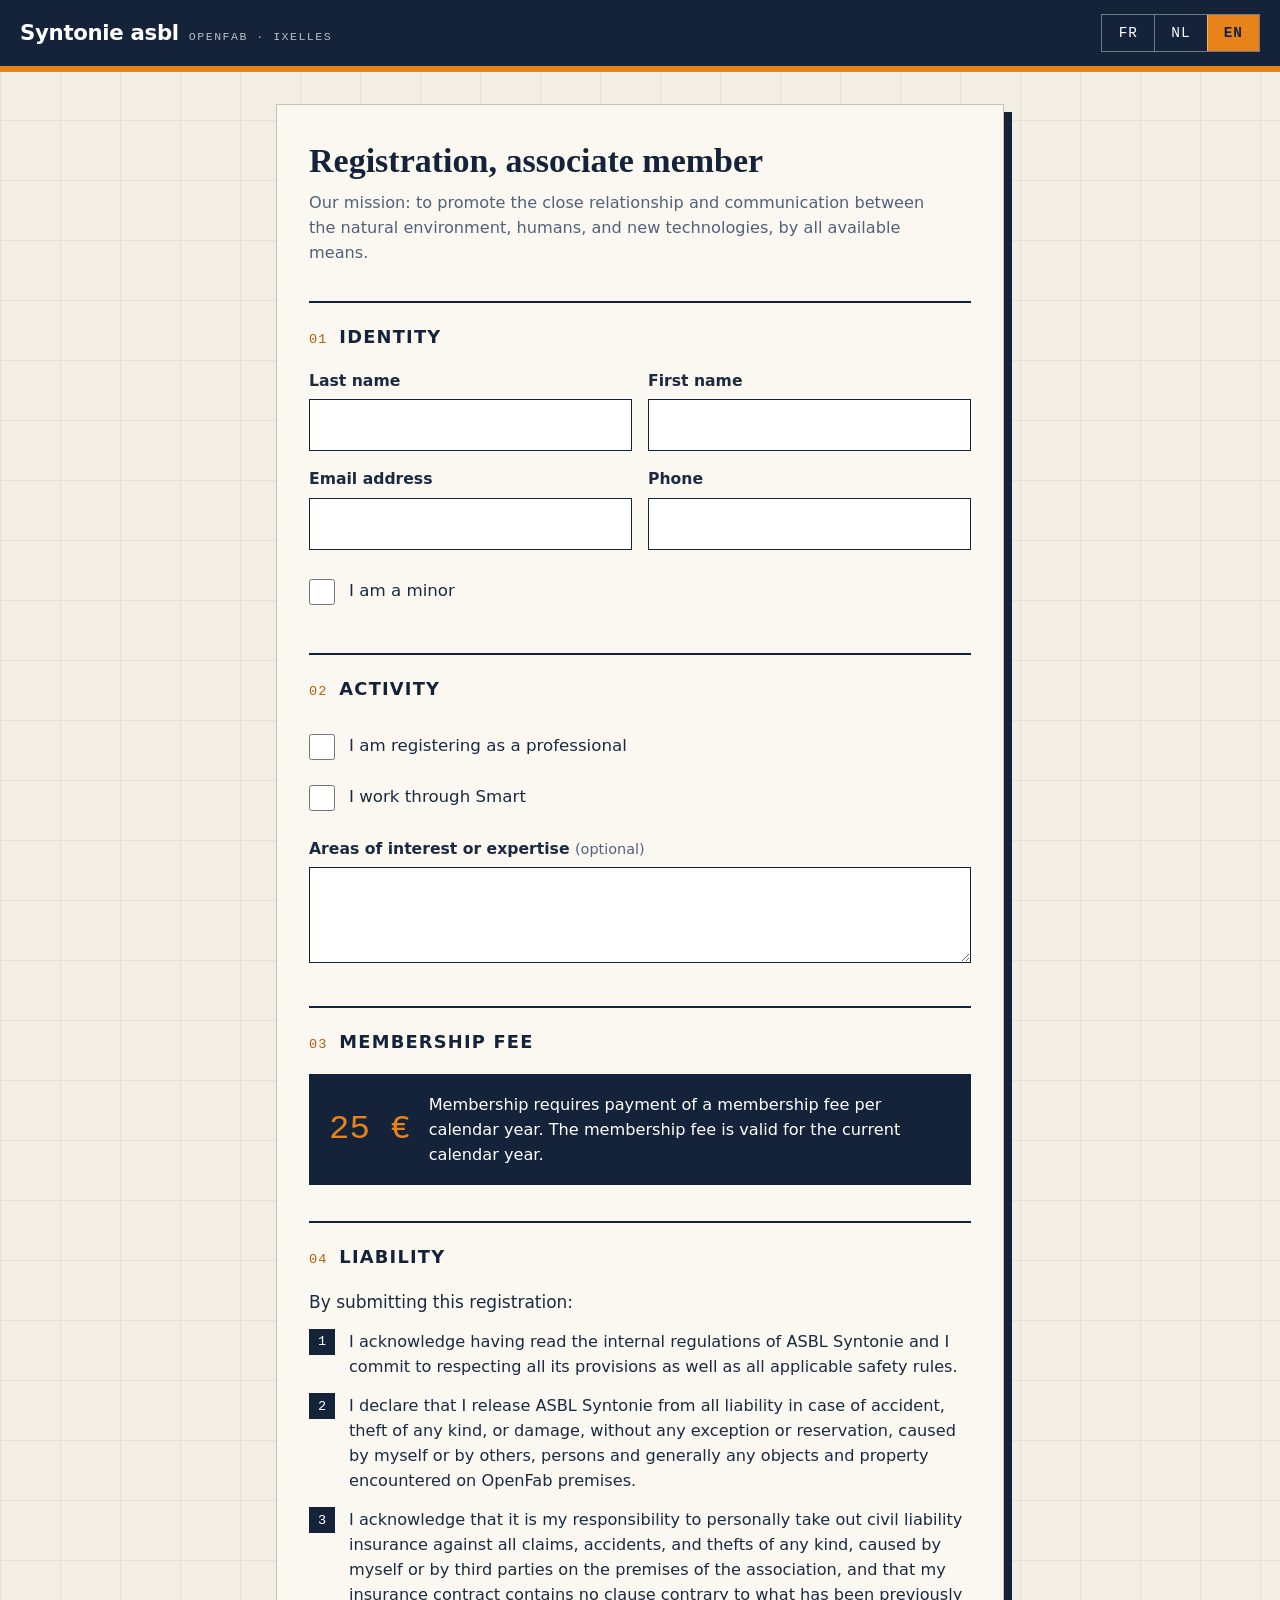
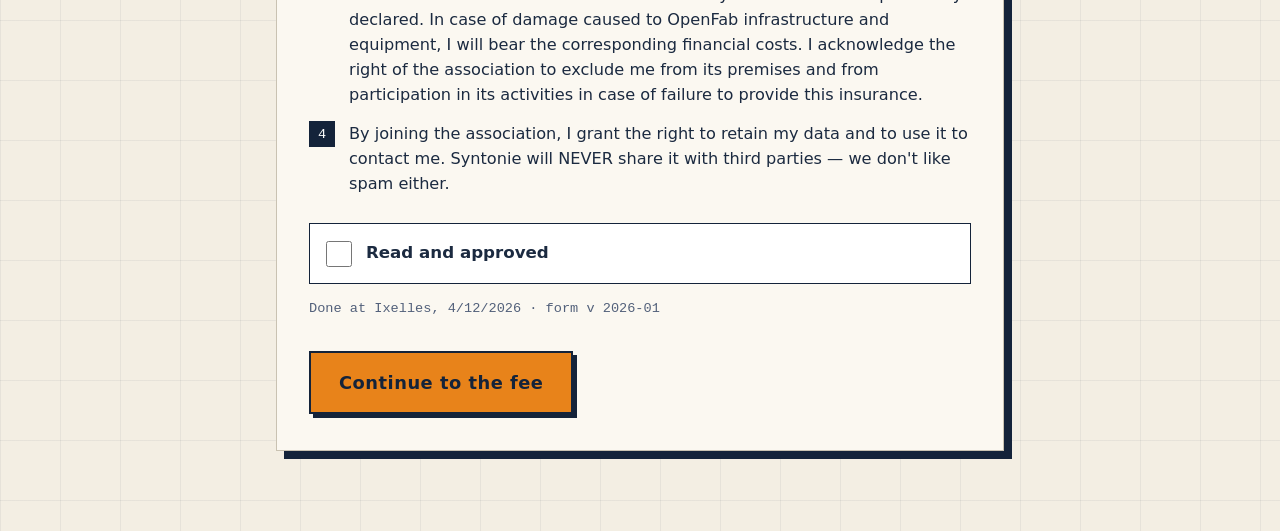
<file: services/inscription/www/index.html>
<!DOCTYPE html>
<html lang="fr">
<head>
<meta charset="UTF-8">
<meta name="viewport" content="width=device-width, initial-scale=1.0">
<meta name="robots" content="noindex">
<title>Inscription membre — Syntonie asbl</title>
<style>
*,*::before,*::after{box-sizing:border-box;margin:0;padding:0;}
:root{
  --u:60px;
  --paper:#F3EEE3;
  --sheet:#FBF8F1;
  --navy:#14233A;
  --ink:#1B2A40;
  --mid:#52607A;
  --line:#C9C2B2;
  --grid:rgba(20,35,58,0.06);
  --orange:#E8831A;
  --orange-dk:#B55F0A;
  --ok:#2F6B3A;
  --err:#A8321F;
  --f-body:'Atkinson Hyperlegible',system-ui,sans-serif;
  --f-display:'Spectral',Georgia,serif;
  --f-mono:'Syne Mono',ui-monospace,monospace;
}
html{font-size:17px;}
body{
  font-family:var(--f-body);color:var(--ink);line-height:1.55;min-height:100vh;
  background-color:var(--paper);
  background-image:linear-gradient(var(--grid) 1px,transparent 1px),linear-gradient(90deg,var(--grid) 1px,transparent 1px);
  background-size:var(--u) var(--u);
}
.top{background:var(--navy);color:#fff;display:flex;justify-content:space-between;align-items:center;gap:16px;padding:14px 20px;border-bottom:6px solid var(--orange);}
.brand{display:flex;align-items:baseline;gap:10px;}
.brand b{font-size:1.25rem;letter-spacing:-0.3px;}
.brand span{font-family:var(--f-mono);font-size:0.68rem;letter-spacing:1.5px;opacity:0.7;}
.langs{display:flex;border:1px solid rgba(255,255,255,0.4);}
.langs button{font-family:var(--f-mono);font-size:0.85rem;letter-spacing:1px;background:transparent;color:#fff;border:0;padding:10px 16px;min-width:52px;cursor:pointer;}
.langs button+button{border-left:1px solid rgba(255,255,255,0.4);}
.langs button[aria-pressed="true"]{background:var(--orange);color:var(--navy);font-weight:700;}
.demo{display:none;background:var(--orange);color:var(--navy);font-family:var(--f-mono);font-size:0.8rem;letter-spacing:1px;text-align:center;padding:8px 12px;}
.wrap{max-width:760px;margin:0 auto;padding:32px 16px 80px;}
.sheet{background:var(--sheet);border:1px solid var(--line);box-shadow:8px 8px 0 var(--navy);padding:36px 32px;}
h1{font-family:var(--f-display);font-size:2rem;line-height:1.15;color:var(--navy);margin-bottom:10px;}
.mission{color:var(--mid);font-size:0.95rem;max-width:60ch;margin-bottom:8px;}
.sec{margin-top:36px;padding-top:20px;border-top:2px solid var(--navy);}
.sec-h{display:flex;align-items:baseline;gap:12px;margin-bottom:18px;}
.sec-n{font-family:var(--f-mono);font-size:0.8rem;color:var(--orange-dk);letter-spacing:1px;}
h2{font-size:1.05rem;letter-spacing:1.2px;text-transform:uppercase;color:var(--navy);}
.row{display:grid;grid-template-columns:1fr 1fr;gap:16px;}
.f{margin-bottom:16px;}
label.l{display:block;font-weight:700;font-size:0.92rem;margin-bottom:6px;}
.opt{font-weight:400;color:var(--mid);font-size:0.85rem;}
input[type=text],input[type=email],input[type=tel],textarea{
  width:100%;font:inherit;color:var(--ink);background:#fff;border:1.5px solid var(--navy);border-radius:0;padding:12px 14px;min-height:50px;
}
textarea{min-height:96px;resize:vertical;}
input:focus-visible,textarea:focus-visible,button:focus-visible,a:focus-visible{outline:3px solid var(--orange);outline-offset:2px;}
input[aria-invalid="true"],textarea[aria-invalid="true"]{border-color:var(--err);background:#FFF6F3;}
.msg{display:none;color:var(--err);font-size:0.85rem;margin-top:5px;}
.msg.on{display:block;}
.check{display:flex;gap:14px;align-items:flex-start;padding:12px 0;cursor:pointer;}
.check input{flex:none;width:26px;height:26px;margin-top:1px;accent-color:var(--navy);cursor:pointer;}
.check span{font-size:0.98rem;}
.sub{display:none;border-left:4px solid var(--orange);padding:4px 0 0 16px;margin:4px 0 12px 12px;}
.sub.on{display:block;}
.fee{background:var(--navy);color:#fff;padding:18px 20px;display:flex;gap:18px;align-items:center;margin-bottom:8px;}
.fee-n{font-family:var(--f-mono);font-size:2rem;color:var(--orange);white-space:nowrap;}
.fee p{font-size:0.95rem;}
ol.terms{list-style:none;counter-reset:t;margin-bottom:12px;}
ol.terms li{counter-increment:t;position:relative;padding:0 0 14px 40px;font-size:0.95rem;max-width:68ch;}
ol.terms li::before{content:counter(t);position:absolute;left:0;top:0;width:26px;height:26px;background:var(--navy);color:#fff;font-family:var(--f-mono);font-size:0.8rem;display:flex;align-items:center;justify-content:center;}
.rules{display:none;margin-bottom:14px;font-size:0.95rem;}
.rules a{color:var(--orange-dk);font-weight:700;}
.agree{background:#fff;border:1.5px solid var(--navy);padding:4px 16px;margin-top:10px;}
.agree .check span{font-weight:700;}
.meta{font-family:var(--f-mono);font-size:0.8rem;color:var(--mid);margin-top:14px;}
.btn{font:inherit;font-weight:700;font-size:1.05rem;letter-spacing:0.5px;background:var(--orange);color:var(--navy);border:2px solid var(--navy);padding:16px 28px;min-height:58px;cursor:pointer;box-shadow:4px 4px 0 var(--navy);text-decoration:none;display:inline-block;}
.btn:active{transform:translate(2px,2px);box-shadow:2px 2px 0 var(--navy);}
.btn[disabled]{opacity:0.55;cursor:wait;}
.btn.ghost{background:transparent;box-shadow:none;font-weight:400;font-size:0.95rem;}
.actions{margin-top:32px;display:flex;flex-wrap:wrap;gap:16px;align-items:center;}
.formerr{display:none;color:var(--err);font-weight:700;margin-top:18px;}
.formerr.on{display:block;}
.hp{position:absolute;left:-9999px;width:1px;height:1px;overflow:hidden;}
#done,#pay{display:none;}
#code-f{display:none;}
.num{font-family:var(--f-mono);font-size:3.4rem;line-height:1;color:var(--navy);margin:8px 0 4px;}
.num-l{font-family:var(--f-mono);font-size:0.8rem;letter-spacing:1.5px;color:var(--mid);text-transform:uppercase;}
.step{border:1.5px solid var(--navy);background:#fff;padding:20px;margin-top:24px;}
.step h3{font-size:1.05rem;margin-bottom:8px;color:var(--navy);}
.step p{margin-bottom:12px;max-width:60ch;}
.alt{font-size:0.9rem;color:var(--mid);border-top:1px dashed var(--line);padding-top:12px;margin-top:16px;}
.alt code{font-family:var(--f-mono);color:var(--ink);background:var(--paper);padding:2px 6px;}
.qr{width:220px;max-width:100%;background:#fff;border:1.5px solid var(--navy);padding:6px;margin:4px 0 14px;}
.qr svg{display:block;width:100%;height:auto;}
.show{background:var(--paper);border-left:4px solid var(--orange);padding:12px 16px;margin-top:24px;font-weight:700;}
.show.paid{border-left-color:var(--ok);}
/* Citizen Pay : le QR de la commande et son état, comme sur le terminal */
#cp,.other-h{display:none;}
.cp-on #cp,.cp-on .other-h{display:block;}
.cp-on .sepa{display:none;}
#cp{border-width:2px;box-shadow:4px 4px 0 var(--navy);}
#cp .qr{width:240px;transition:opacity .3s;}
#cp.expired .qr{opacity:0.2;filter:grayscale(1);}
.steps{list-style:none;display:grid;grid-template-columns:repeat(4,1fr);gap:6px;margin:6px 0 10px;}
.steps li{font-family:var(--f-mono);font-size:0.72rem;line-height:1.3;letter-spacing:0.5px;color:var(--mid);border-top:5px solid var(--line);padding-top:6px;}
.steps li.past{border-top-color:var(--navy);color:var(--ink);}
.steps li.on{border-top-color:var(--orange);color:var(--navy);font-weight:700;}
.steps li.on.paid{border-top-color:var(--ok);color:var(--ok);}
.cp-now{font-weight:700;color:var(--navy);margin-bottom:14px;}
.cp-now::before{content:"";display:inline-block;width:10px;height:10px;background:var(--orange);margin-right:10px;vertical-align:1px;animation:blink 1.4s steps(2,start) infinite;}
.cp-now.paid::before{background:var(--ok);animation:none;}
.cp-now.stop::before{background:var(--mid);animation:none;}
@keyframes blink{to{visibility:hidden;}}
#cp .opt{margin-top:8px;max-width:60ch;}
#cp-again,#cp-retry{display:none;}
#cp.expired #cp-again{display:inline-block;}
#cp.expired #cp-open,#cp.expired .cp-open-hint,#cp.paid #cp-open,#cp.paid .cp-open-hint{display:none;}
.other-h{font-family:var(--f-mono);font-size:0.8rem;letter-spacing:1.5px;text-transform:uppercase;color:var(--mid);margin-top:32px;}
.cp-on #classic .step{border:1px dashed var(--line);background:transparent;margin-top:10px;padding:14px 16px;}
.cp-on #classic .alt{border-top:0;margin-top:0;padding-top:0;}
.cp-on #classic .actions{margin-top:16px;gap:12px;}
.cp-on [data-pay]{background:transparent;box-shadow:none;font-weight:400;font-size:0.92rem;padding:10px 16px;min-height:48px;}
.sr{position:absolute;width:1px;height:1px;overflow:hidden;clip:rect(0 0 0 0);white-space:nowrap;}
@media (max-width:600px){
  .row{grid-template-columns:1fr;gap:0;}
  .sheet{padding:24px 18px;box-shadow:5px 5px 0 var(--navy);}
  h1{font-size:1.6rem;}
  .brand span{display:none;}
  .fee{flex-direction:column;align-items:flex-start;gap:6px;}
  .num{font-size:2.6rem;}
}
@media (max-width:420px){
  .steps{grid-template-columns:1fr 1fr;row-gap:10px;}
}
@media (prefers-reduced-motion:reduce){.btn:active{transform:none;}.cp-now::before{animation:none;}#cp .qr{transition:none;}}
</style>
</head>
<body>

<header class="top">
  <div class="brand"><b>Syntonie asbl</b><span>OPENFAB · IXELLES</span></div>
  <div class="langs" role="group" aria-label="Langue / Taal / Language">
    <button type="button" data-lang="fr" aria-pressed="true">FR</button>
    <button type="button" data-lang="nl" aria-pressed="false">NL</button>
    <button type="button" data-lang="en" aria-pressed="false">EN</button>
  </div>
</header>
<div class="demo" id="demo" data-i18n="demo"></div>

<div class="wrap">

  <!-- ============ FORMULAIRE ============ -->
  <form class="sheet" id="form" novalidate>
    <h1 data-i18n="title"></h1>
    <p class="mission" data-i18n="mission"></p>

    <section class="sec">
      <div class="sec-h"><span class="sec-n">01</span><h2 data-i18n="s1"></h2></div>
      <div class="f" id="code-f">
        <label class="l" for="code" data-i18n="code"></label>
        <input type="text" id="code" name="code" autocomplete="off" autocapitalize="off" maxlength="40" style="max-width:16rem">
        <p class="msg" data-i18n="err_code"></p>
        <p class="opt" data-i18n="code_hint"></p>
      </div>
      <div class="row">
        <div class="f">
          <label class="l" for="last_name" data-i18n="last_name"></label>
          <input type="text" id="last_name" name="last_name" autocomplete="family-name" required maxlength="100">
          <p class="msg" data-i18n="required"></p>
        </div>
        <div class="f">
          <label class="l" for="first_name" data-i18n="first_name"></label>
          <input type="text" id="first_name" name="first_name" autocomplete="given-name" required maxlength="100">
          <p class="msg" data-i18n="required"></p>
        </div>
      </div>
      <div class="row">
        <div class="f">
          <label class="l" for="email" data-i18n="email"></label>
          <input type="email" id="email" name="email" autocomplete="email" inputmode="email" autocapitalize="off" required maxlength="200">
          <p class="msg" data-i18n="bad_email"></p>
        </div>
        <div class="f">
          <label class="l" for="phone" data-i18n="phone"></label>
          <input type="tel" id="phone" name="phone" autocomplete="tel" required maxlength="40">
          <p class="msg" data-i18n="required"></p>
        </div>
      </div>
      <label class="check"><input type="checkbox" id="is_minor" name="is_minor" data-toggle="sub-minor"><span data-i18n="is_minor"></span></label>
      <div class="sub" id="sub-minor">
        <div class="f">
          <label class="l" for="guardian_name" data-i18n="guardian_name"></label>
          <input type="text" id="guardian_name" name="guardian_name" maxlength="200">
          <p class="msg" data-i18n="required"></p>
        </div>
      </div>
    </section>

    <section class="sec">
      <div class="sec-h"><span class="sec-n">02</span><h2 data-i18n="s2"></h2></div>
      <label class="check"><input type="checkbox" id="is_pro" data-toggle="sub-pro"><span data-i18n="is_pro"></span></label>
      <div class="sub" id="sub-pro">
        <div class="row">
          <div class="f">
            <label class="l" for="pro_name" data-i18n="pro_name"></label>
            <input type="text" id="pro_name" name="pro_name" autocomplete="organization" maxlength="200">
          </div>
          <div class="f">
            <label class="l" for="vat" data-i18n="vat"></label>
            <input type="text" id="vat" name="vat" placeholder="BE 0123.456.789" maxlength="40">
          </div>
        </div>
      </div>
      <label class="check"><input type="checkbox" id="is_smart" data-toggle="sub-smart"><span data-i18n="is_smart"></span></label>
      <div class="sub" id="sub-smart">
        <div class="f">
          <label class="l" for="smart" data-i18n="smart"></label>
          <input type="text" id="smart" name="smart" maxlength="200">
        </div>
      </div>
      <div class="f" style="margin-top:14px">
        <label class="l" for="interests"><span data-i18n="interests"></span> <span class="opt" data-i18n="optional"></span></label>
        <textarea id="interests" name="interests" maxlength="1000"></textarea>
      </div>
    </section>

    <section class="sec">
      <div class="sec-h"><span class="sec-n">03</span><h2 data-i18n="s3"></h2></div>
      <div class="fee">
        <div class="fee-n"><span class="fee-amount"></span> €</div>
        <p data-i18n="fee"></p>
      </div>
    </section>

    <section class="sec">
      <div class="sec-h"><span class="sec-n">04</span><h2 data-i18n="s4"></h2></div>
      <p style="margin-bottom:14px" data-i18n="terms_intro"></p>
      <ol class="terms">
        <li data-i18n="t1"></li>
        <li data-i18n="t2"></li>
        <li data-i18n="t3"></li>
        <li data-i18n="t4"></li>
      </ol>
      <p class="rules" id="rules"><a id="rules-link" target="_blank" rel="noopener" data-i18n="rules"></a></p>
      <div class="agree">
        <label class="check"><input type="checkbox" id="accepted" name="accepted" required><span data-i18n="accept"></span></label>
        <p class="msg" id="accepted-msg" data-i18n="must_accept"></p>
        <div id="guardian-agree" style="display:none">
          <label class="check"><input type="checkbox" id="guardian_accepted" name="guardian_accepted"><span data-i18n="accept_guardian"></span></label>
          <p class="msg" id="guardian-msg" data-i18n="must_accept"></p>
        </div>
      </div>
      <p class="meta"><span data-i18n="done_at"></span> <span id="today"></span> · <span data-i18n="version"></span> <span class="terms-version"></span></p>
    </section>

    <div class="hp" aria-hidden="true"><label>Website <input type="text" name="website" tabindex="-1" autocomplete="off"></label></div>

    <p class="formerr" id="formerr" role="alert"></p>
    <div class="actions">
      <button class="btn" type="submit" id="submit" data-i18n="submit"></button>
    </div>
  </form>

  <!-- ============ PAIEMENT (avant l'envoi) ============ -->
  <div class="sheet" id="pay" tabindex="-1">
    <h1><span data-i18n="pay_title"></span> — <span class="fee-amount"></span> €</h1>
    <p id="pay-intro" data-i18n="pay_intro"></p>

    <!-- Citizen Pay : QR de la commande, puis la fiche part seule une fois payé -->
    <div class="step" id="cp">
      <p data-i18n="cp_qr"></p>
      <div class="qr" id="cp-qr" role="img" aria-label="QR Citizen Pay"></div>
      <ol class="steps" id="cp-steps" aria-hidden="true">
        <li data-st="waiting" data-i18n="st_waiting"></li>
        <li data-st="scanned" data-i18n="st_scanned"></li>
        <li data-st="confirming" data-i18n="st_confirming"></li>
        <li data-st="paid" data-i18n="st_paid"></li>
      </ol>
      <p class="cp-now" id="cp-now" aria-live="polite"></p>
      <p class="formerr" id="cp-err" role="alert"></p>
      <div class="actions" style="margin-top:0">
        <a class="btn ghost" id="cp-open" target="_blank" rel="noopener" data-i18n="cp_open"></a>
        <button class="btn" type="button" id="cp-again" data-i18n="cp_again"></button>
        <button class="btn" type="button" id="cp-retry" data-i18n="cp_retry"></button>
      </div>
      <p class="opt cp-open-hint" data-i18n="cp_open_hint"></p>
    </div>

    <div id="classic">
      <h3 class="other-h" data-i18n="other_title"></h3>
      <div class="step">
        <p class="sepa" data-i18n="pay_qr"></p>
        <div class="qr sepa" id="qr" role="img" aria-label="QR SEPA"></div>
        <p class="alt"><span id="pay-alt" data-i18n="pay_alt"></span> <code class="iban"></code><br><span data-i18n="pay_comm"></span> <code id="ok-comm"></code></p>
      </div>

      <p class="formerr" id="payerr" role="alert"></p>
      <div class="actions">
        <button class="btn" type="button" data-pay="transfer" data-i18n="paid_transfer"></button>
        <button class="btn" type="button" data-pay="desk" data-i18n="paid_desk"></button>
      </div>
    </div>
    <div class="actions" style="margin-top:16px">
      <button class="btn ghost" type="button" id="back" data-i18n="back"></button>
    </div>
  </div>

  <!-- ============ CONFIRMATION ============ -->
  <div class="sheet" id="done" tabindex="-1">
    <h1 data-i18n="ok_title"></h1>
    <p><span id="ok-name"></span></p>
    <p style="margin-top:10px" data-i18n="no_note"></p>
    <p class="show" id="show"></p>
    <div class="actions">
      <button class="btn ghost" type="button" id="again" data-i18n="again"></button>
    </div>
  </div>

</div>

<script src="qrcode.js"></script>
<script>
/* ------------------------------------------------------------------
   CONFIGURATION
   RULES_URL     : lien vers le règlement intérieur. Vide = pas de lien.
   TERMS_VERSION : version des clauses, envoyée avec chaque fiche. À changer
                   si les clauses changent.
   PAYEE         : titulaire du compte, tel que la banque le connaît (les
                   banques comparent ce nom à l'IBAN).
   TEST_MODE     : rempli par le service (variable TEST_MODE).
   CITIZENPAY    : rempli par le service (variable CITIZENPAY_PLACE). Sans
                   lui, virement et accueil seulement.
   ------------------------------------------------------------------ */
const CONFIG = {
  CHECK_URL: "api/verifier",
  API_URL: "api/inscriptions",
  PAY_URL: "api/paiements",
  PAY_POLL: 2000,             // état de la commande toutes les 2 s
  PAY_EXPIRY: 14 * 60 * 1000, // Citizen Pay annule une commande impayée après ~15 min
  RULES_URL: "",
  TERMS_VERSION: "2026-01",
  FEE: 25,
  IBAN: "BE81 7360 7399 7324",
  PAYEE: "Syntonie ASBL",
  PLACE: "Ixelles",
  TEST_MODE: "__TEST_MODE__" === "1",
  NEED_CODE: "__NEED_CODE__" === "1",
  CITIZENPAY: "__CITIZENPAY__" === "1"
};

const I18N = {
  fr: {
    demo: "MODE TEST : les fiches envoyées ici ne comptent pas",
    title: "Inscription, membre adhérent",
    mission: "Notre mission : promouvoir la relation étroite et la communication qui existent entre l'environnement naturel, l'humain et les nouvelles technologies par tous les moyens disponibles.",
    s1: "Identité", s2: "Activité", s3: "Cotisation", s4: "Responsabilisation",
    last_name: "Nom", first_name: "Prénom", email: "Adresse e-mail", phone: "Téléphone",
    is_minor: "Je suis mineur·e",
    guardian_name: "Nom et prénom de la personne responsable",
    is_pro: "Je m'inscris à titre professionnel",
    pro_name: "Dénomination", vat: "Numéro de TVA",
    is_smart: "Je passe par Smart",
    smart: "Nom et numéro de l'activité",
    interests: "Domaines de prédilection ou centres d'intérêt",
    optional: "(facultatif)",
    fee: "L'inscription comme membre implique le paiement d'une cotisation par année civile. La cotisation est valable pour l'année civile en cours.",
    terms_intro: "Par la présente inscription :",
    t1: "Je reconnais avoir pris connaissance du règlement intérieur relatif à l'ASBL Syntonie et je m'engage à en respecter toutes les prescriptions ainsi que toutes les règles de sécurité y afférant.",
    t2: "Je déclare dégager l'ASBL Syntonie de toute responsabilité en cas d'accident, de vol de quelque nature que ce soit ou de dommages sans aucune exception ni réserve, causés par moi-même ou par autrui, personnes et généralement tout objet et biens quelconques rencontrés dans l'enceinte des locaux de l'OpenFab.",
    t3: "Je suis informé(e) qu'il m'appartient de souscrire personnellement une assurance responsabilité civile contre tous les sinistres, accidents, vols, de quelque nature que ce soit, causés par moi-même ou à des tiers dans les locaux de l'association et que mon contrat d'assurance ne mentionne aucune clause contraire à ce que précédemment déclaré. En cas de dégradations provoquées aux infrastructures et équipements de l'OpenFab, j'en assumerai les frais financiers correspondants. Je reconnais à l'association le droit de m'exclure de l'enceinte de ses locaux et de la participation à ses activités en cas de non production de cette assurance.",
    t4: "En m'inscrivant à l'association, je donne le droit de conserver mes données et de les utiliser pour me contacter. Syntonie ne les transmettra JAMAIS à des tiers, nous non plus on n'aime pas les spams.",
    rules: "Lire le règlement intérieur",
    accept: "Lu et approuvé",
    accept_guardian: "Lu et approuvé par la personne responsable",
    done_at: "Fait à", version: "fiche v",
    submit: "Continuer vers la cotisation", sending: "Un instant…",
    required: "Ce champ est nécessaire.",
    bad_email: "Vérifiez l'adresse e-mail.",
    must_accept: "Cochez la case pour valider l'inscription.",
    err_fields: "Il reste des champs à compléter ci-dessus.",
    err_net: "L'envoi n'a pas abouti. Vérifiez la connexion et réessayez, ou demandez à un·e bénévole.",
    ok_title: "Fiche envoyée",
    welcome: "Bienvenue,",
    no_note: "Votre numéro de membre vous sera communiqué par l'équipe.",
    pay_title: "La cotisation",
    pay_qr: "Scannez ce code avec votre application bancaire. Le montant et la communication sont déjà remplis.",
    pay_alt: "Autre possibilité, par virement sur le compte",
    pay_comm: "Communication :",
    show: "Montrez cet écran à un·e bénévole : l'inscription est complète quand le paiement est confirmé.",
    code: "Code d'accueil", code_hint: "Demandez-le à un·e bénévole, sur place.",
    err_code: "Ce code d'accueil n'est pas le bon. Demandez-le à un·e bénévole.",
    pay_intro: "Votre fiche n'est pas encore envoyée. Elle part à l'équipe quand vous confirmez votre paiement ci-dessous. Virement ou carte uniquement, pas de cash : la trace bancaire sert de preuve.",
    paid_transfer: "J'ai fait le virement", paid_desk: "J'ai payé par carte à l'accueil",
    back: "Modifier ma fiche",
    again: "Nouvelle inscription",
    cp_intro: "Votre fiche n'est pas encore envoyée. Elle part toute seule à l'équipe dès que votre paiement est reçu.",
    cp_qr: "Scannez ce code avec l'appareil photo de votre téléphone : la page de paiement Citizen Pay s'ouvre.",
    st_waiting: "En attente du scan", st_scanned: "Scanné, choix du paiement", st_confirming: "Confirmation en cours", st_paid: "Payé",
    now_waiting: "En attente du scan du code.",
    now_scanned: "Code scanné. Choisissez comment payer sur votre téléphone.",
    now_confirming: "Paiement en cours de confirmation…",
    now_paid: "Paiement reçu.",
    now_expired: "Ce code a expiré, aucun paiement n'a été reçu.",
    cp_open: "Payer sur cet ordinateur",
    cp_open_hint: "La page de paiement s'ouvre dans un nouvel onglet. Revenez ensuite sur cet onglet : il se met à jour tout seul.",
    cp_again: "Nouveau code",
    cp_retry: "Réessayer l'envoi",
    err_sent_paid: "Votre paiement est bien reçu, mais la fiche n'est pas partie. Réessayez l'envoi : ne payez pas une deuxième fois.",
    other_title: "Autre possibilité",
    pay_iban: "Par virement sur le compte",
    show_paid: "Paiement confirmé (Citizen Pay, commande n° {n}). Votre inscription est complète."
  },
  nl: {
    demo: "TESTMODUS: formulieren die hier verzonden worden tellen niet mee",
    title: "Inschrijving, toegetreden lid",
    mission: "Onze missie: de nauwe band en de communicatie tussen de natuurlijke omgeving, de mens en nieuwe technologieën bevorderen, met alle beschikbare middelen.",
    s1: "Identiteit", s2: "Activiteit", s3: "Lidgeld", s4: "Verantwoordelijkheid",
    last_name: "Naam", first_name: "Voornaam", email: "E-mailadres", phone: "Telefoon",
    is_minor: "Ik ben minderjarig",
    guardian_name: "Naam en voornaam van de verantwoordelijke persoon",
    is_pro: "Ik schrijf me in als professional",
    pro_name: "Benaming", vat: "Btw-nummer",
    is_smart: "Ik werk via Smart",
    smart: "Naam en nummer van de activiteit",
    interests: "Favoriete domeinen of interesses",
    optional: "(facultatief)",
    fee: "Inschrijving als lid houdt de betaling in van een lidgeld per kalenderjaar. Het lidgeld is geldig voor het lopende kalenderjaar.",
    terms_intro: "Door deze inschrijving:",
    t1: "Ik erken kennis te hebben genomen van het huishoudelijk reglement van de vzw Syntonie en verbind mij ertoe alle bepalingen ervan na te leven, evenals alle bijbehorende veiligheidsregels.",
    t2: "Ik verklaar de vzw Syntonie te ontslaan van elke aansprakelijkheid bij ongeval, diefstal van welke aard ook of schade, zonder enige uitzondering of voorbehoud, veroorzaakt door mijzelf of door anderen, aan personen en in het algemeen aan alle voorwerpen en goederen die zich in de lokalen van OpenFab bevinden.",
    t3: "Ik ben ervan op de hoogte dat het aan mij is om persoonlijk een verzekering burgerlijke aansprakelijkheid af te sluiten tegen alle schadegevallen, ongevallen en diefstallen van welke aard ook, veroorzaakt door mijzelf of aan derden in de lokalen van de vereniging, en dat mijn verzekeringscontract geen enkele clausule bevat die strijdig is met wat hierboven is verklaard. Bij beschadiging van de infrastructuur en de uitrusting van OpenFab draag ik de overeenkomstige financiële kosten. Ik erken het recht van de vereniging om mij uit te sluiten van haar lokalen en van deelname aan haar activiteiten indien ik deze verzekering niet kan voorleggen.",
    t4: "Door mij in te schrijven bij de vereniging geef ik het recht om mijn gegevens te bewaren en te gebruiken om contact met mij op te nemen. Syntonie zal ze NOOIT aan derden doorgeven; ook wij houden niet van spam.",
    rules: "Het huishoudelijk reglement lezen",
    accept: "Gelezen en goedgekeurd",
    accept_guardian: "Gelezen en goedgekeurd door de verantwoordelijke persoon",
    done_at: "Opgemaakt te", version: "formulier v",
    submit: "Verder naar het lidgeld", sending: "Even geduld…",
    required: "Dit veld is nodig.",
    bad_email: "Controleer het e-mailadres.",
    must_accept: "Vink het vakje aan om de inschrijving te bevestigen.",
    err_fields: "Er moeten hierboven nog velden worden ingevuld.",
    err_net: "Het verzenden is niet gelukt. Controleer de verbinding en probeer opnieuw, of vraag het aan een vrijwilliger.",
    ok_title: "Formulier verzonden",
    welcome: "Welkom,",
    no_note: "Het team bezorgt je je lidnummer.",
    pay_title: "Het lidgeld",
    pay_qr: "Scan deze code met je bankapp. Het bedrag en de mededeling zijn al ingevuld.",
    pay_alt: "Of via overschrijving op rekening",
    pay_comm: "Mededeling:",
    show: "Toon dit scherm aan een vrijwilliger: de inschrijving is rond zodra de betaling bevestigd is.",
    code: "Onthaalcode", code_hint: "Vraag hem ter plaatse aan een vrijwilliger.",
    err_code: "Deze onthaalcode klopt niet. Vraag hem aan een vrijwilliger.",
    pay_intro: "Je formulier is nog niet verzonden. Het vertrekt naar het team zodra je hieronder je betaling bevestigt. Alleen overschrijving of kaart, geen cash: het bankspoor geldt als bewijs.",
    paid_transfer: "Ik heb overgeschreven", paid_desk: "Ik heb met de kaart aan het onthaal betaald",
    back: "Mijn formulier aanpassen",
    again: "Nieuwe inschrijving",
    cp_intro: "Je formulier is nog niet verzonden. Het vertrekt vanzelf naar het team zodra je betaling ontvangen is.",
    cp_qr: "Scan deze code met de camera van je telefoon: de betaalpagina van Citizen Pay gaat open.",
    st_waiting: "Wachten op scan", st_scanned: "Gescand, betaalwijze kiezen", st_confirming: "Bevestiging bezig", st_paid: "Betaald",
    now_waiting: "Wachten tot de code gescand wordt.",
    now_scanned: "Code gescand. Kies op je telefoon hoe je betaalt.",
    now_confirming: "Betaling wordt bevestigd…",
    now_paid: "Betaling ontvangen.",
    now_expired: "Deze code is verlopen, er is geen betaling ontvangen.",
    cp_open: "Betalen op deze computer",
    cp_open_hint: "De betaalpagina gaat open in een nieuw tabblad. Kom daarna terug naar dit tabblad: het werkt zichzelf bij.",
    cp_again: "Nieuwe code",
    cp_retry: "Opnieuw verzenden",
    err_sent_paid: "Je betaling is goed ontvangen, maar het formulier is niet vertrokken. Probeer opnieuw te verzenden: betaal geen tweede keer.",
    other_title: "Andere mogelijkheid",
    pay_iban: "Via overschrijving op rekening",
    show_paid: "Betaling bevestigd (Citizen Pay, bestelling nr. {n}). Je inschrijving is rond."
  },
  en: {
    demo: "TEST MODE: forms sent here do not count",
    title: "Registration, associate member",
    mission: "Our mission: to promote the close relationship and communication between the natural environment, humans, and new technologies, by all available means.",
    s1: "Identity", s2: "Activity", s3: "Membership fee", s4: "Liability",
    last_name: "Last name", first_name: "First name", email: "Email address", phone: "Phone",
    is_minor: "I am a minor",
    guardian_name: "Last name and first name of the responsible person",
    is_pro: "I am registering as a professional",
    pro_name: "Company name", vat: "VAT number",
    is_smart: "I work through Smart",
    smart: "Activity name and number",
    interests: "Areas of interest or expertise",
    optional: "(optional)",
    fee: "Membership requires payment of a membership fee per calendar year. The membership fee is valid for the current calendar year.",
    terms_intro: "By submitting this registration:",
    t1: "I acknowledge having read the internal regulations of ASBL Syntonie and I commit to respecting all its provisions as well as all applicable safety rules.",
    t2: "I declare that I release ASBL Syntonie from all liability in case of accident, theft of any kind, or damage, without any exception or reservation, caused by myself or by others, persons and generally any objects and property encountered on OpenFab premises.",
    t3: "I acknowledge that it is my responsibility to personally take out civil liability insurance against all claims, accidents, and thefts of any kind, caused by myself or by third parties on the premises of the association, and that my insurance contract contains no clause contrary to what has been previously declared. In case of damage caused to OpenFab infrastructure and equipment, I will bear the corresponding financial costs. I acknowledge the right of the association to exclude me from its premises and from participation in its activities in case of failure to provide this insurance.",
    t4: "By joining the association, I grant the right to retain my data and to use it to contact me. Syntonie will NEVER share it with third parties — we don't like spam either.",
    rules: "Read the internal regulations",
    accept: "Read and approved",
    accept_guardian: "Read and approved by the responsible person",
    done_at: "Done at", version: "form v",
    submit: "Continue to the fee", sending: "One moment…",
    required: "This field is needed.",
    bad_email: "Please check the email address.",
    must_accept: "Tick the box to confirm the registration.",
    err_fields: "Some fields above still need to be completed.",
    err_net: "Sending failed. Check the connection and try again, or ask a volunteer.",
    ok_title: "Form sent",
    welcome: "Welcome,",
    no_note: "The team will send you your member number.",
    pay_title: "The membership fee",
    pay_qr: "Scan this code with your banking app. The amount and the reference are already filled in.",
    pay_alt: "Alternatively, by bank transfer to account",
    pay_comm: "Reference:",
    show: "Show this screen to a volunteer: the registration is complete once the payment is confirmed.",
    code: "Front-desk code", code_hint: "Ask a volunteer for it, on site.",
    err_code: "This front-desk code isn't right. Ask a volunteer for it.",
    pay_intro: "Your form hasn't been sent yet. It goes to the team when you confirm your payment below. Transfer or card only, no cash: the bank record is the proof.",
    paid_transfer: "I have made the transfer", paid_desk: "I have paid by card at the front desk",
    back: "Edit my form",
    again: "New registration",
    cp_intro: "Your form hasn't been sent yet. It goes to the team by itself as soon as your payment is received.",
    cp_qr: "Scan this code with your phone's camera: the Citizen Pay payment page opens.",
    st_waiting: "Waiting for scan", st_scanned: "Scanned, choosing how to pay", st_confirming: "Confirming", st_paid: "Paid",
    now_waiting: "Waiting for the code to be scanned.",
    now_scanned: "Code scanned. Choose how to pay on your phone.",
    now_confirming: "Confirming the payment…",
    now_paid: "Payment received.",
    now_expired: "This code has expired, no payment was received.",
    cp_open: "Pay on this computer",
    cp_open_hint: "The payment page opens in a new tab. Then come back to this tab: it updates by itself.",
    cp_again: "New code",
    cp_retry: "Try sending again",
    err_sent_paid: "Your payment was received, but the form wasn't sent. Try sending again: do not pay a second time.",
    other_title: "Other option",
    pay_iban: "By bank transfer to account",
    show_paid: "Payment confirmed (Citizen Pay, order no. {n}). Your registration is complete."
  }
};

const $ = (id) => document.getElementById(id);
const form = $("form");
const payBtns = document.querySelectorAll("[data-pay]");
let lang = "fr";
let last = null;    // personne en cours d'inscription (nom, année)
let pending = null; // fiche vérifiée, pas encore envoyée
// Commande Citizen Pay en cours : { order, token, url, status, at, expired }.
// Elle survit à « Modifier ma fiche » et au changement de langue. Vide = pas
// de Citizen Pay (coupé, ou en panne) : virement et accueil, comme avant.
let cp = null;
let polling = null, pollBusy = false;
let sending = false; // une fiche part en ce moment : jamais deux envois
const STEPS = ["waiting", "scanned", "confirming", "paid"];

function t(key){ return I18N[lang][key] || I18N.fr[key] || key; }

function setLang(l){
  lang = I18N[l] ? l : "fr";
  document.documentElement.lang = lang;
  document.querySelectorAll("[data-i18n]").forEach(el => { el.textContent = t(el.dataset.i18n); });
  document.querySelectorAll(".langs button").forEach(b => b.setAttribute("aria-pressed", String(b.dataset.lang === lang)));
  document.title = t("title") + " — Syntonie asbl";
  $("today").textContent = CONFIG.PLACE + ", " + new Date().toLocaleDateString(lang + "-BE");
  if (last) { renderPay(); renderDone(); }
}

function toggleSub(box){
  const sub = $(box.dataset.toggle);
  sub.classList.toggle("on", box.checked);
  if (!box.checked) sub.querySelectorAll("input").forEach(i => { i.value = ""; mark(i, true); });
  if (box.id === "is_minor") {
    $("guardian-agree").style.display = box.checked ? "block" : "none";
    if (!box.checked) $("guardian_accepted").checked = false;
  }
}

function mark(input, ok){
  input.setAttribute("aria-invalid", String(!ok));
  const msg = input.closest(".f") && input.closest(".f").querySelector(".msg");
  if (msg) msg.classList.toggle("on", !ok);
  return ok;
}

function validate(){
  let first = null;
  const check = (input, ok) => { if (!mark(input, ok) && !first) first = input; };
  const v = (id) => $(id).value.trim();
  check($("last_name"), v("last_name") !== "");
  check($("first_name"), v("first_name") !== "");
  check($("email"), /^[^\s@]+@[^\s@]+\.[^\s@]{2,}$/.test(v("email")));
  check($("phone"), v("phone") !== "");
  if ($("is_minor").checked) check($("guardian_name"), v("guardian_name") !== "");
  const acc = $("accepted").checked;
  $("accepted-msg").classList.toggle("on", !acc);
  if (!acc && !first) first = $("accepted");
  if ($("is_minor").checked) {
    const g = $("guardian_accepted").checked;
    $("guardian-msg").classList.toggle("on", !g);
    if (!g && !first) first = $("guardian_accepted");
  }
  return first;
}

function payload(){
  const v = (id) => $(id).value.trim();
  return {
    lang,
    last_name: v("last_name"), first_name: v("first_name"),
    email: v("email").toLowerCase(), phone: v("phone"),
    is_minor: $("is_minor").checked, guardian_name: v("guardian_name"),
    pro_name: v("pro_name"), vat: v("vat"), smart: v("smart"),
    interests: v("interests"), code: v("code"),
    accepted: $("accepted").checked, guardian_accepted: $("guardian_accepted").checked,
    terms_version: CONFIG.TERMS_VERSION, place: CONFIG.PLACE,
    website: form.elements.website.value
  };
}

async function post(path, data){
  const res = await fetch(path, {
    method: "POST", headers: { "Content-Type": "application/json" }, body: JSON.stringify(data)
  });
  if (!res.ok) { const e = new Error("HTTP " + res.status); e.status = res.status; throw e; }
  return res.json();
}

// Communication du virement : toujours la même forme, pour retrouver le paiement.
function comm(){ return ("Cotisation " + last.year + " " + last.last_name + " " + last.first_name).slice(0, 140); }

// QR de virement SEPA (norme EPC069-12, version 002) : lu par les applications bancaires.
function epc(){
  return ["BCD", "002", "1", "SCT", "", CONFIG.PAYEE.slice(0, 70), CONFIG.IBAN.replace(/\s/g, ""),
    "EUR" + CONFIG.FEE.toFixed(2), "", "", comm(), ""].join("\n");
}

function qrSvg(text){
  qrcode.stringToBytes = qrcode.stringToBytesFuncs["UTF-8"];
  const qr = qrcode(0, "M");
  qr.addData(text, "Byte");
  qr.make();
  return qr.createSvgTag({ cellSize: 4, margin: 4, scalable: true });
}

// Texte traduit dont la clé change selon l'état : setLang le retraduit.
function setKey(el, key){ el.dataset.i18n = key; el.textContent = t(key); }

function renderPay(){
  const on = !!cp;
  $("pay").classList.toggle("cp-on", on);
  setKey($("pay-intro"), on ? "cp_intro" : "pay_intro");
  setKey($("pay-alt"), on ? "pay_iban" : "pay_alt");
  $("ok-comm").textContent = comm();
  // Un seul QR à l'écran : celui de Citizen Pay, sinon celui du virement.
  if (on) renderCp(); else $("qr").innerHTML = qrSvg(epc());
  payBtns.forEach(b => { b.disabled = sending || (on && cp.status === "paid"); });
}

function renderCp(){
  const box = $("cp-qr");
  if (box.dataset.order !== String(cp.order)) { box.innerHTML = qrSvg(cp.url); box.dataset.order = cp.order; }
  $("cp-open").href = cp.url;
  const i = STEPS.indexOf(cp.status), paid = cp.status === "paid";
  $("cp-steps").querySelectorAll("li").forEach((li, n) => {
    li.classList.toggle("past", !cp.expired && n < i);
    li.classList.toggle("on", !cp.expired && n === i);
    li.classList.toggle("paid", paid);
  });
  $("cp").classList.toggle("expired", cp.expired);
  $("cp").classList.toggle("paid", paid);
  const now = $("cp-now"), text = t(cp.expired ? "now_expired" : "now_" + cp.status);
  now.className = "cp-now" + (paid ? " paid" : cp.expired ? " stop" : "");
  if (now.textContent !== text) now.textContent = text; // annoncé une fois par changement
}

function renderDone(){
  $("ok-name").textContent = t("welcome") + " " + last.first_name + " " + last.last_name + ".";
  const s = $("show");
  s.textContent = last.order ? t("show_paid").replace("{n}", last.order) : t("show");
  s.classList.toggle("paid", !!last.order);
}

function show(id){
  ["form", "pay", "done"].forEach(x => { $(x).style.display = x === id ? "block" : "none"; });
  window.scrollTo(0, 0);
  if (id !== "form") $(id).focus();
}

// ------------------------------------------------------------ Citizen Pay
// Le service crée la commande et relaie son état : la page ne parle qu'à lui.
// Il n'y a ni retour ni notification de Citizen Pay : on demande l'état toutes
// les 2 s tant que l'écran de paiement est affiché.

function cpFresh(){ return !!cp && !cp.expired && Date.now() - cp.at < CONFIG.PAY_EXPIRY; }

async function newOrder(data){
  const r = await post(CONFIG.PAY_URL, data);
  cp = { order: r.order, token: r.token, url: r.url, status: "waiting", at: Date.now(), expired: false };
}

function startPoll(){
  if (!polling) polling = setInterval(poll, CONFIG.PAY_POLL);
  poll();
}
function stopPoll(){ clearInterval(polling); polling = null; }

async function poll(){
  if (!cp || pollBusy) return;
  const mine = cp;
  pollBusy = true;
  try {
    const res = await fetch(CONFIG.PAY_URL + "/" + mine.order + "?token=" + encodeURIComponent(mine.token), { cache: "no-store" });
    if (cp !== mine) return;
    if (res.ok) {
      update((await res.json()).status);
    } else if (res.status === 403) {
      // Jeton refusé : le service a redémarré. Retour au virement.
      stopPoll(); cp = null; renderPay();
    }
  } catch (ex) {
    // réseau coupé : on réessaie au tour suivant
  } finally {
    pollBusy = false;
  }
  // Après 14 min le QR est grisé. On continue pourtant à suivre la commande
  // jusqu'à son annulation : un paiement commencé juste avant compte encore.
  if (cp === mine && mine.status !== "paid" && !mine.expired && Date.now() - mine.at > CONFIG.PAY_EXPIRY) {
    mine.expired = true; renderPay();
  }
}

function update(status){
  if (status === "cancelled") {
    stopPoll(); cp.expired = true; cp.status = "waiting"; renderPay();
    return;
  }
  cp.status = STEPS.includes(status) ? status : "waiting";
  if (cp.status === "paid") { stopPoll(); cp.expired = false; }
  renderPay();
  if (cp.status === "paid") finish();
}

// Payé : la fiche part, avec le numéro de commande. Le service revérifie
// lui-même le paiement avant d'envoyer l'e-mail.
async function finish(){
  if (sending || !pending || !cp || cp.status !== "paid") return;
  sending = true;
  $("cp-err").classList.remove("on");
  $("cp-retry").style.display = "none";
  const order = cp.order;
  try {
    await post(CONFIG.API_URL, Object.assign({}, pending, { payment: "citizenpay", order, token: cp.token }));
    sending = false;
    done(order);
  } catch (ex) {
    sending = false;
    if (ex.status === 409) return done(order); // déjà partie (réponse perdue en route)
    setKey($("cp-err"), "err_sent_paid"); $("cp-err").classList.add("on");
    $("cp-retry").style.display = "inline-block";
  }
}

function done(order){
  stopPoll();
  cp = null;
  pending = null;
  last.order = order || null;
  renderDone();
  show("done");
}

// Étape 1 : la fiche est vérifiée, rien n'est encore envoyé à l'équipe.
form.addEventListener("submit", async (e) => {
  e.preventDefault();
  const err = $("formerr");
  err.classList.remove("on");
  const bad = validate();
  if (bad) {
    err.textContent = t("err_fields"); err.classList.add("on");
    bad.focus(); bad.scrollIntoView({ block: "center" });
    return;
  }
  const btn = $("submit");
  btn.disabled = true; btn.textContent = t("sending");
  const data = payload();
  try {
    if (CONFIG.CITIZENPAY && !cpFresh()) {
      // La création de commande valide aussi la fiche et le code d'accueil.
      try {
        await newOrder(data);
      } catch (ex) {
        if (ex.status !== 404 && !(ex.status >= 500)) throw ex;
        cp = null; // Citizen Pay injoignable : virement et accueil seulement
        await post(CONFIG.CHECK_URL, data);
      }
    } else {
      await post(CONFIG.CHECK_URL, data); // fiche modifiée : même commande
    }
    pending = data;
    last = { year: new Date().getFullYear(), first_name: data.first_name, last_name: data.last_name };
    renderPay(); renderDone();
    $("payerr").classList.remove("on");
    $("cp-err").classList.remove("on");
    show("pay");
    if (cp) startPoll();
  } catch (ex) {
    err.textContent = t(ex.status === 403 ? "err_code" : "err_net"); err.classList.add("on");
    if (ex.status === 403) { mark($("code"), false); $("code").focus(); }
  } finally {
    btn.disabled = false; btn.textContent = t("submit");
  }
});

// Étape 2 : la fiche part quand la personne déclare son paiement.
payBtns.forEach(b => b.addEventListener("click", async () => {
  if (sending) return;
  const err = $("payerr");
  err.classList.remove("on");
  sending = true;
  payBtns.forEach(x => { x.disabled = true; });
  try {
    await post(CONFIG.API_URL, Object.assign({}, pending, { payment: b.dataset.pay }));
    sending = false;
    done(null);
  } catch (ex) {
    sending = false;
    err.textContent = t("err_net"); err.classList.add("on");
    payBtns.forEach(x => { x.disabled = false; });
    if (cp && cp.status === "paid") finish(); // payé entre-temps via Citizen Pay
  }
}));
$("back").addEventListener("click", () => { stopPoll(); show("form"); });

$("cp-retry").addEventListener("click", finish);

$("cp-again").addEventListener("click", async () => {
  const btn = $("cp-again");
  btn.disabled = true;
  stopPoll();
  try {
    await newOrder(pending);
    renderPay();
    startPoll();
  } catch (ex) {
    cp = null; // Citizen Pay injoignable : virement et accueil seulement
    renderPay();
  } finally {
    btn.disabled = false;
  }
});

// Retour sur l'onglet (après « Payer sur cet ordinateur », ou téléphone
// déverrouillé) : l'état est redemandé tout de suite.
document.addEventListener("visibilitychange", () => {
  if (document.visibilityState === "visible" && polling) poll();
});

$("again").addEventListener("click", () => {
  stopPoll();
  cp = null;
  last = null;
  form.reset();
  document.querySelectorAll("[data-toggle]").forEach(toggleSub);
  document.querySelectorAll("[aria-invalid]").forEach(i => mark(i, true));
  document.querySelectorAll(".msg.on").forEach(m => m.classList.remove("on"));
  pending = null;
  show("form");
  (CONFIG.NEED_CODE ? $("code") : $("last_name")).focus();
});

document.querySelectorAll("[data-toggle]").forEach(b => b.addEventListener("change", () => toggleSub(b)));
document.querySelectorAll(".langs button").forEach(b => b.addEventListener("click", () => setLang(b.dataset.lang)));
form.querySelectorAll("input[required], #guardian_name, #code").forEach(i => i.addEventListener("input", () => {
  if (i.getAttribute("aria-invalid") === "true") mark(i, true);
}));

[["accepted", "accepted-msg"], ["guardian_accepted", "guardian-msg"]].forEach(([box, msg]) => {
  $(box).addEventListener("change", () => { if ($(box).checked) $(msg).classList.remove("on"); });
});
form.addEventListener("input", () => $("formerr").classList.remove("on"));

// Initialisation
document.querySelectorAll(".fee-amount").forEach(el => { el.textContent = CONFIG.FEE; });
document.querySelectorAll(".iban").forEach(el => { el.textContent = CONFIG.IBAN; });
document.querySelectorAll(".terms-version").forEach(el => { el.textContent = CONFIG.TERMS_VERSION; });
if (CONFIG.TEST_MODE) $("demo").style.display = "block";
if (CONFIG.NEED_CODE) $("code-f").style.display = "block";
if (CONFIG.RULES_URL) { $("rules").style.display = "block"; $("rules-link").href = CONFIG.RULES_URL; }
const urlLang = new URLSearchParams(location.search).get("lang");
setLang(urlLang || (navigator.language || "fr").slice(0, 2));
</script>
</body>
</html>
</file>
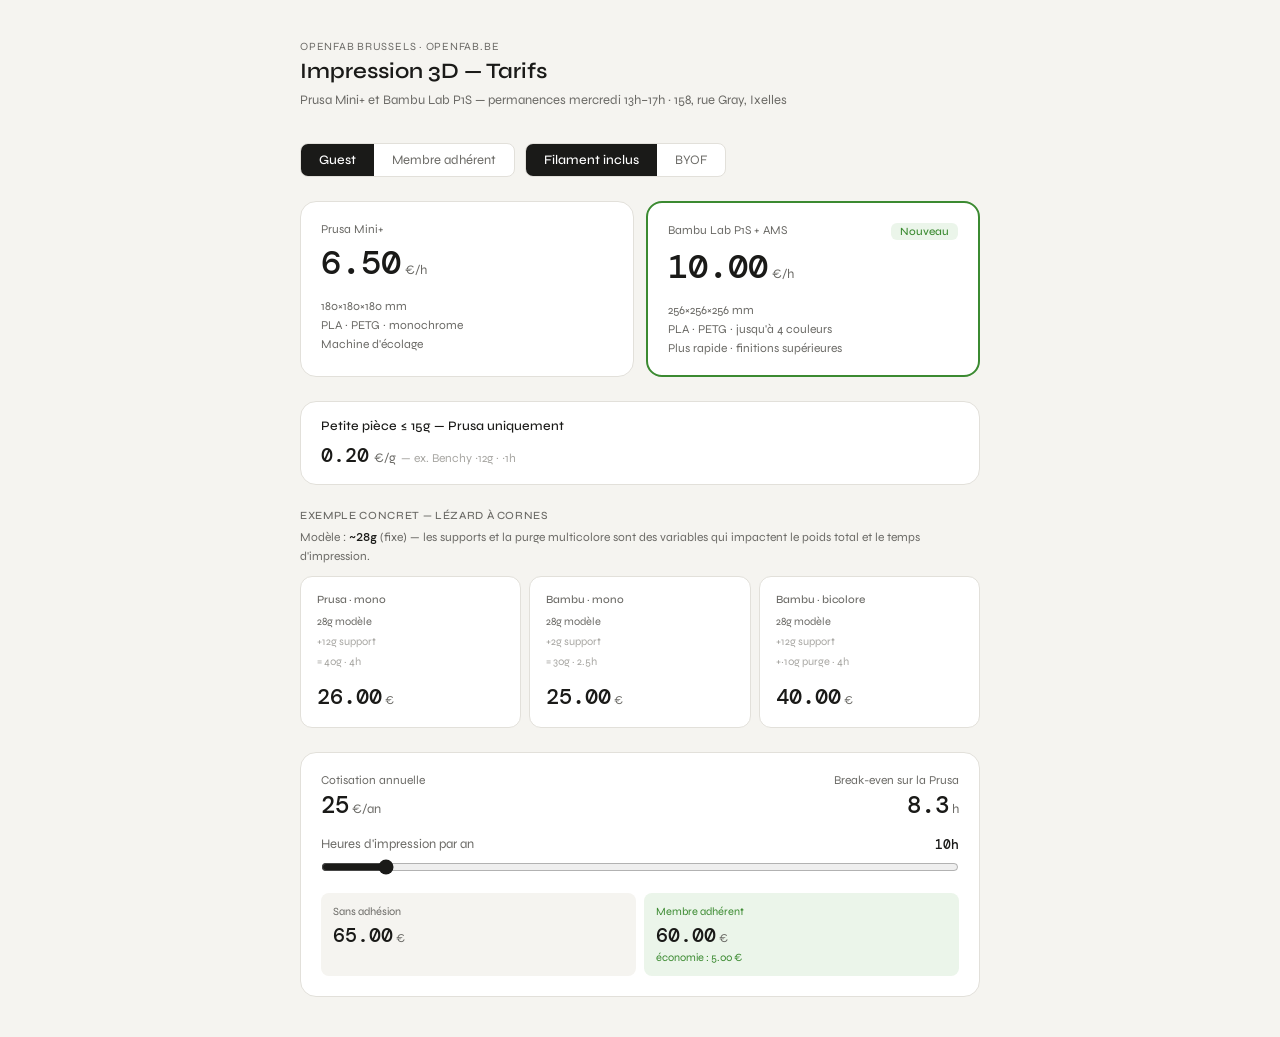
<file: static/openfab-3d-pricing.html>
<!DOCTYPE html>
<html lang="fr">
<head>
<meta charset="UTF-8">
<meta name="viewport" content="width=device-width, initial-scale=1.0">
<title>Impression 3D — Tarifs OpenFab Brussels</title>
<link rel="preconnect" href="https://fonts.googleapis.com">
<link rel="preconnect" href="https://fonts.gstatic.com" crossorigin>
<link href="https://fonts.googleapis.com/css2?family=DM+Mono:wght@400;500&family=Syne:wght@400;500;600&display=swap" rel="stylesheet">
<style>
*,*::before,*::after{box-sizing:border-box;margin:0;padding:0;}
:root{
  --bg:#F5F4F0;
  --surface:#FFFFFF;
  --border:#E2E0DA;
  --text:#1A1A18;
  --muted:#6B6A66;
  --hint:#A8A7A3;
  --bambu:#3B8A31;
  --bambu-bg:#EBF5EA;
  --radius-sm:8px;
  --radius-md:12px;
  --radius-lg:16px;
  --mono:'DM Mono',monospace;
  --sans:'Syne',sans-serif;
}
body{font-family:var(--sans);background:var(--bg);color:var(--text);min-height:100vh;padding:2.5rem 1rem;}
.wrap{max-width:680px;margin:0 auto;}

.eyebrow{font-size:11px;color:var(--muted);letter-spacing:0.07em;text-transform:uppercase;margin-bottom:5px;}
h1{font-size:22px;font-weight:600;margin-bottom:6px;}
.subtitle{font-size:13px;color:var(--muted);line-height:1.6;margin-bottom:2rem;}

.controls{display:flex;flex-wrap:wrap;gap:10px;margin-bottom:1.5rem;align-items:center;}
.tog{display:flex;background:var(--surface);border:0.5px solid var(--border);border-radius:var(--radius-sm);overflow:hidden;}
.tog button{flex:1;padding:8px 18px;background:transparent;border:none;cursor:pointer;font-family:var(--sans);font-size:13px;font-weight:400;color:var(--muted);transition:all 0.1s;white-space:nowrap;}
.tog button.on{background:var(--text);color:#FFFFFF;font-weight:500;}
#byof-tip{font-size:12px;color:var(--muted);display:none;}

.machines{display:grid;grid-template-columns:repeat(auto-fit,minmax(240px,1fr));gap:12px;margin-bottom:1.5rem;}
.card{background:var(--surface);border:0.5px solid var(--border);border-radius:var(--radius-lg);padding:1.25rem;}
.card-bambu{border:2px solid var(--bambu);}
.card-top{display:flex;justify-content:space-between;align-items:flex-start;margin-bottom:4px;}
.card-label{font-size:12px;color:var(--muted);}
.badge{font-size:11px;padding:2px 9px;border-radius:6px;font-weight:500;background:var(--bambu-bg);color:var(--bambu);}
.price-line{display:flex;align-items:baseline;gap:4px;margin:4px 0 14px;}
.price-big{font-family:var(--mono);font-size:34px;font-weight:500;}
.price-unit{font-size:13px;color:var(--muted);}
.card-det{font-size:12px;color:var(--muted);display:grid;gap:5px;}

.entry-box{background:var(--surface);border:0.5px solid var(--border);border-radius:var(--radius-lg);padding:1rem 1.25rem;margin-bottom:1.5rem;}
.entry-title{font-size:13px;font-weight:500;margin-bottom:8px;}
.entry-line{display:flex;align-items:baseline;gap:5px;flex-wrap:wrap;}
.entry-price{font-family:var(--mono);font-size:20px;font-weight:500;}
.entry-unit{font-size:13px;color:var(--muted);}
.entry-note{font-size:12px;color:var(--hint);}

.section-label{font-size:11px;font-weight:500;color:var(--muted);letter-spacing:0.06em;text-transform:uppercase;margin-bottom:6px;}
.model-note{font-size:12px;color:var(--muted);margin-bottom:10px;line-height:1.6;}
.model-note strong{font-family:var(--mono);font-weight:500;color:var(--text);}

.examples{display:grid;grid-template-columns:repeat(3,minmax(0,1fr));gap:8px;margin-bottom:1.5rem;}
.ex-card{background:var(--surface);border:0.5px solid var(--border);border-radius:var(--radius-md);padding:1rem;}
.ex-title{font-size:11px;font-weight:500;color:var(--muted);margin-bottom:6px;}
.ex-weights{font-size:11px;line-height:1.8;margin-bottom:10px;color:var(--hint);}
.ex-weights .fixed{color:var(--muted);}
.ex-price{font-family:var(--mono);font-size:22px;font-weight:500;}
.ex-cur{font-size:12px;color:var(--muted);}

.breakeven{background:var(--surface);border:0.5px solid var(--border);border-radius:var(--radius-lg);padding:1.25rem;}
.be-top{display:flex;justify-content:space-between;flex-wrap:wrap;gap:8px;align-items:flex-end;margin-bottom:16px;}
.be-stat-label{font-size:12px;color:var(--muted);margin-bottom:2px;}
.be-val{font-family:var(--mono);font-size:24px;font-weight:500;}
.be-unit{font-size:13px;color:var(--muted);}
.slider-wrap{margin-bottom:14px;}
.slider-header{display:flex;justify-content:space-between;margin-bottom:6px;font-size:13px;color:var(--muted);}
.slider-header strong{font-family:var(--mono);font-weight:500;color:var(--text);}
input[type=range]{width:100%;accent-color:var(--text);cursor:pointer;}
.cost-grid{display:grid;grid-template-columns:1fr 1fr;gap:8px;}
.cost-cell{border-radius:var(--radius-sm);padding:12px;background:var(--bg);}
.cost-cell.hl{background:var(--bambu-bg);}
.cost-cell-lbl{font-size:11px;color:var(--muted);margin-bottom:4px;}
.cost-cell.hl .cost-cell-lbl{color:var(--bambu);}
.cost-val{font-family:var(--mono);font-size:20px;font-weight:500;}
.cost-note{font-size:11px;color:var(--muted);margin-top:3px;}
.cost-cell.hl .cost-note{color:var(--bambu);}

.member-note{background:var(--bambu-bg);border:0.5px solid var(--bambu);border-radius:var(--radius-md);padding:1rem 1.25rem;font-size:13px;color:var(--bambu);display:none;}
</style>
</head>
<body>
<div class="wrap">

  <p class="eyebrow">OpenFab Brussels · openfab.be</p>
  <h1>Impression 3D — Tarifs</h1>
  <p class="subtitle">Prusa Mini+ et Bambu Lab P1S — permanences mercredi 13h–17h · 158, rue Gray, Ixelles</p>

  <div class="controls">
    <div class="tog" id="pt">
      <button class="on" onclick="setP('guest')">Guest</button>
      <button onclick="setP('member')">Membre adhérent</button>
    </div>
    <div class="tog" id="bt">
      <button class="on" onclick="setB(false)">Filament inclus</button>
      <button onclick="setB(true)">BYOF</button>
    </div>
    <span id="byof-tip">Votre bobine — qualité sous votre responsabilité.</span>
  </div>

  <div class="machines">
    <div class="card">
      <p class="card-label">Prusa Mini+</p>
      <div class="price-line">
        <span class="price-big" id="pp">6.50</span>
        <span class="price-unit">€/h</span>
      </div>
      <div class="card-det">
        <div>180×180×180 mm</div>
        <div>PLA · PETG · monochrome</div>
        <div>Machine d'écolage</div>
      </div>
    </div>

    <div class="card card-bambu">
      <div class="card-top">
        <p class="card-label">Bambu Lab P1S + AMS</p>
        <span class="badge">Nouveau</span>
      </div>
      <div class="price-line">
        <span class="price-big" id="pb">10.00</span>
        <span class="price-unit">€/h</span>
      </div>
      <div class="card-det">
        <div>256×256×256 mm</div>
        <div>PLA · PETG · jusqu'à 4 couleurs</div>
        <div>Plus rapide · finitions supérieures</div>
      </div>
    </div>
  </div>

  <div class="entry-box">
    <p class="entry-title">Petite pièce ≤ 15g — Prusa uniquement</p>
    <div class="entry-line">
      <span class="entry-price" id="pg">0.20</span>
      <span class="entry-unit">€/g</span>
      <span class="entry-note">— ex. Benchy ~12g · ~1h</span>
    </div>
  </div>

  <p class="section-label">Exemple concret — lézard à cornes</p>
  <p class="model-note">Modèle : <strong>~28g</strong> (fixe) — les supports et la purge multicolore sont des variables qui impactent le poids total et le temps d'impression.</p>
  <div class="examples">
    <div class="ex-card">
      <p class="ex-title">Prusa · mono</p>
      <div class="ex-weights">
        <span class="fixed">28g modèle</span><br>
        +12g support<br>
        = 40g · 4h
      </div>
      <span class="ex-price" id="lp">26.00</span>
      <span class="ex-cur"> €</span>
    </div>
    <div class="ex-card">
      <p class="ex-title">Bambu · mono</p>
      <div class="ex-weights">
        <span class="fixed">28g modèle</span><br>
        +2g support<br>
        = 30g · 2.5h
      </div>
      <span class="ex-price" id="lbm">25.00</span>
      <span class="ex-cur"> €</span>
    </div>
    <div class="ex-card">
      <p class="ex-title">Bambu · bicolore</p>
      <div class="ex-weights">
        <span class="fixed">28g modèle</span><br>
        +12g support<br>
        +~10g purge · 4h
      </div>
      <span class="ex-price" id="lbb">40.00</span>
      <span class="ex-cur"> €</span>
    </div>
  </div>

  <div id="be-block" class="breakeven">
    <div class="be-top">
      <div>
        <p class="be-stat-label">Cotisation annuelle</p>
        <span class="be-val">25</span>
        <span class="be-unit"> €/an</span>
      </div>
      <div style="text-align:right;">
        <p class="be-stat-label">Break-even sur la Prusa</p>
        <span class="be-val" id="be-h">8.3</span>
        <span class="be-unit"> h</span>
      </div>
    </div>
    <div class="slider-wrap">
      <div class="slider-header">
        <span>Heures d'impression par an</span>
        <strong id="sv">10h</strong>
      </div>
      <input type="range" min="1" max="100" value="10" step="1" id="sl" oninput="upSlider(this.value)">
    </div>
    <div class="cost-grid">
      <div class="cost-cell">
        <p class="cost-cell-lbl">Sans adhésion</p>
        <span class="cost-val" id="cg">65.00</span>
        <span style="font-size:12px;color:var(--muted);"> €</span>
      </div>
      <div class="cost-cell" id="mc">
        <p class="cost-cell-lbl">Membre adhérent</p>
        <span class="cost-val" id="cm">60.00</span>
        <span style="font-size:12px;color:var(--muted);"> €</span>
        <p class="cost-note" id="cn">dont 25 € cotisation</p>
      </div>
    </div>
  </div>

  <div id="mn" class="member-note">
    Vous êtes membre — meilleur tarif sur les deux machines, conseil inclus.
  </div>

</div>
<script>
const P={prusa:{guest:{incl:6.50,byof:5.00},member:{incl:3.50,byof:2.50}},bambu:{guest:{incl:10.00,byof:8.00},member:{incl:6.00,byof:4.50}}};
const NC={pg:{guest:0.20,member:0.12}};
let isMem=false,isByof=false,hrs=10;
function rate(m){return P[m][isMem?'member':'guest'][isByof?'byof':'incl'];}
function f(n){return n.toFixed(2);}
function upSlider(v){hrs=parseInt(v);document.getElementById('sv').textContent=v+'h';renderSlider();}
function renderSlider(){
  const gR=isByof?P.prusa.guest.byof:P.prusa.guest.incl;
  const mR=isByof?P.prusa.member.byof:P.prusa.member.incl;
  const gT=gR*hrs,mT=mR*hrs+25,sav=Math.max(0,gT-mT);
  document.getElementById('cg').textContent=f(gT);
  document.getElementById('cm').textContent=f(mT);
  document.getElementById('cn').textContent=sav>0?'économie : '+f(sav)+' €':'dont 25 € cotisation';
  document.getElementById('mc').classList.toggle('hl',sav>0);
  const diff=gR-mR;
  document.getElementById('be-h').textContent=diff>0?(25/diff).toFixed(1):'–';
}
function render(){
  const pp=rate('prusa'),pb=rate('bambu');
  document.getElementById('pp').textContent=f(pp);
  document.getElementById('pb').textContent=f(pb);
  const pr=isMem?'member':'guest';
  document.getElementById('pg').textContent=NC.pg[pr].toFixed(2);
  document.getElementById('lp').textContent=f(pp*4);
  document.getElementById('lbm').textContent=f(pb*2.5);
  document.getElementById('lbb').textContent=f(pb*4);
  document.getElementById('be-block').style.display=isMem?'none':'block';
  document.getElementById('mn').style.display=isMem?'block':'none';
  document.getElementById('byof-tip').style.display=isByof?'inline':'none';
  renderSlider();
}
function setP(v){isMem=v==='member';document.querySelectorAll('#pt button').forEach((b,i)=>b.classList.toggle('on',i===(isMem?1:0)));render();}
function setB(v){isByof=v;document.querySelectorAll('#bt button').forEach((b,i)=>b.classList.toggle('on',i===(isByof?1:0)));render();}
render();
</script>
</body>
</html>
</file>
